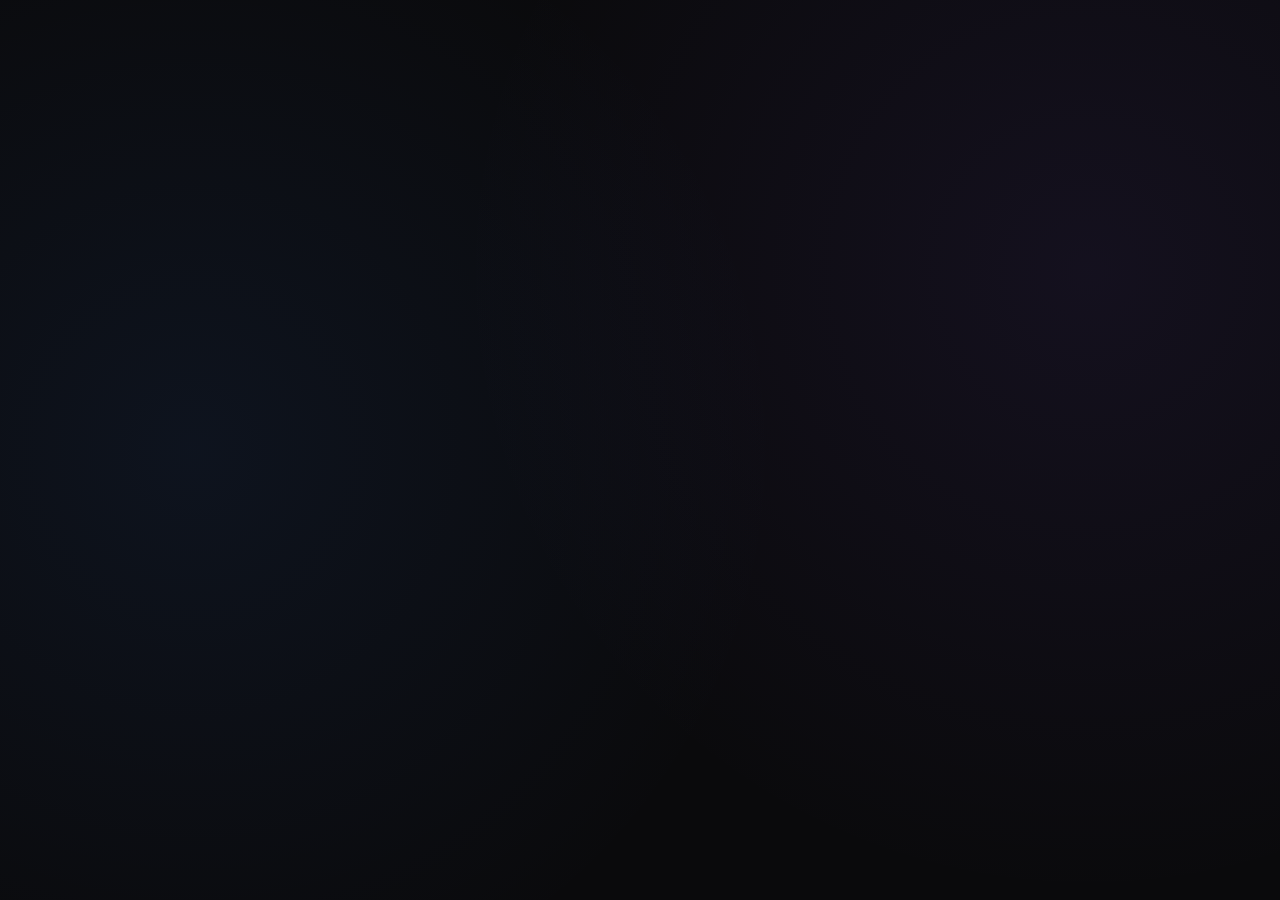
<file: index.html>
<!DOCTYPE html>
<html lang="en">

<head>
    <meta charset="UTF-8">
    <meta name="viewport" content="width=device-width, initial-scale=1.0">
    <title>MarQee</title>
    <link rel="stylesheet" href="style.css">
</head>

<body>

    <main class="mq-app-container">
        <!-- Settings Header -->
        <div class="mq-modal-header">
            <div class="mq-header-logo">
                <img src="icons/icon32.png" alt="MarQee Logo" class="mq-header-icon">
                <h2><span class="mq-brand-name">MarQee</span> <span class="mq-settings-text">Settings</span></h2>
            </div>
            <div class="mq-header-toggle" style="display: flex; align-items: center; gap: 0.75rem;">
                <span style="font-size: 0.95rem; font-weight: 600;">Show News Bar</span>
                <label class="mq-toggle-switch" aria-label="Show News Bar">
                    <input type="checkbox" id="mq-ticker-bar-toggle">
                    <span class="mq-toggle-slider"></span>
                </label>
            </div>
        </div>

        <div id="mq-rss-quick-add" class="mq-rss-quick-add" style="display: none;">
            <svg xmlns="http://www.w3.org/2000/svg" width="16" height="16" viewBox="0 0 24 24" fill="none" stroke="currentColor" stroke-width="2.5" stroke-linecap="round" stroke-linejoin="round" class="mq-rss-quick-add-icon"><path d="M4 11a9 9 0 0 1 9 9"></path><path d="M4 4a16 16 0 0 1 16 16"></path><circle cx="5" cy="19" r="1"></circle></svg>
            <span id="mq-rss-quick-add-label" class="mq-rss-quick-add-label"></span>
            <button id="mq-rss-quick-add-btn" class="mq-primary-btn mini">+ Add Feed</button>
        </div>

        <div class="mq-settings-layout">
            <div class="mq-tabs-nav vertical">
                <button class="mq-tab-btn active" data-tab="tab-scroll">
                    <svg xmlns="http://www.w3.org/2000/svg" width="18" height="18" viewBox="0 0 24 24" fill="none" stroke="currentColor" stroke-width="2" stroke-linecap="round" stroke-linejoin="round"><rect x="5" y="2" width="14" height="20" rx="2" ry="2"></rect><line x1="12" y1="18" x2="12" y2="18"></line></svg>
                    General
                </button>
                <button class="mq-tab-btn" data-tab="tab-feed">
                    <svg xmlns="http://www.w3.org/2000/svg" width="18" height="18" viewBox="0 0 24 24" fill="none" stroke="currentColor" stroke-width="2" stroke-linecap="round" stroke-linejoin="round"><path d="M4 11a9 9 0 0 1 9 9"></path><path d="M4 4a16 16 0 0 1 16 16"></path><circle cx="5" cy="19" r="1"></circle></svg>
                    Feeds
                </button>
                <button class="mq-tab-btn" data-tab="tab-article">
                    <svg xmlns="http://www.w3.org/2000/svg" width="18" height="18" viewBox="0 0 24 24" fill="none" stroke="currentColor" stroke-width="2" stroke-linecap="round" stroke-linejoin="round"><path d="M14 2H6a2 2 0 0 0-2 2v16a2 2 0 0 0 2 2h12a2 2 0 0 0 2-2V8z"></path><polyline points="14 2 14 8 20 8"></polyline><line x1="16" y1="13" x2="8" y2="13"></line><line x1="16" y1="17" x2="8" y2="17"></line><polyline points="10 9 9 9 8 9"></polyline></svg>
                    Articles
                </button>
                <button class="mq-tab-btn" data-tab="tab-style">
                    <svg xmlns="http://www.w3.org/2000/svg" width="18" height="18" viewBox="0 0 24 24" fill="none" stroke="currentColor" stroke-width="2" stroke-linecap="round" stroke-linejoin="round"><path d="M12 2.69l5.66 5.66a8 8 0 1 1-11.31 0z"></path></svg>
                    Appearance
                </button>
                <button class="mq-tab-btn" data-tab="tab-backup">
                    <svg xmlns="http://www.w3.org/2000/svg" width="18" height="18" viewBox="0 0 24 24" fill="none" stroke="currentColor" stroke-width="2" stroke-linecap="round" stroke-linejoin="round"><path d="M21 15v4a2 2 0 0 1-2 2H5a2 2 0 0 1-2-2v-4"></path><polyline points="7 10 12 15 17 10"></polyline><line x1="12" y1="15" x2="12" y2="3"></line></svg>
                    Backup
                </button>
            </div>

            <div class="mq-modal-body">
            <!-- Tab 1: General Settings (formerly Scroll) -->
            <div class="mq-tab-pane active" id="tab-scroll">
                <div class="mq-settings-section">
                    <h3>General Settings</h3>
                    <!-- Ticker Bar Position -->
                    <div class="mq-setting-row">
                        <div class="mq-setting-label">
                            <span class="mq-setting-title">Position</span>
                            <span class="mq-setting-desc">Display at the top or bottom</span>
                        </div>
                        <div class="mq-position-toggle" id="mq-ticker-pos-options">
                            <button class="mq-pos-btn active" data-pos="top">Top</button>
                            <button class="mq-pos-btn" data-pos="bottom">Bottom</button>
                        </div>
                    </div>

                    <!-- Shift Fixed Elements -->
                    <div class="mq-setting-row" id="mq-shift-fixed-row">
                        <div class="mq-setting-label">
                            <span class="mq-setting-title">Shift Fixed Elements</span>
                            <span class="mq-setting-desc" style="color: #f59e0b;">(Experimental) Push down sticky sites</span>
                        </div>
                        <label class="mq-toggle-switch" aria-label="Shift Fixed Elements">
                            <input type="checkbox" id="mq-shift-fixed-toggle">
                            <span class="mq-toggle-slider"></span>
                        </label>
                    </div>

                    <!-- Hover Pause Toggle -->
                    <div class="mq-setting-row">
                        <div class="mq-setting-label">
                            <span class="mq-setting-title">Pause on Hover</span>
                            <span class="mq-setting-desc">Stop scrolling when cursor is over news</span>
                        </div>
                        <label class="mq-toggle-switch" aria-label="Pause on Hover">
                            <input type="checkbox" id="mq-hover-pause-toggle">
                            <span class="mq-toggle-slider"></span>
                        </label>
                    </div>

                    <!-- Scroll Mode Selection -->
                    <div class="mq-setting-row">
                        <div class="mq-setting-label">
                            <span class="mq-setting-title">Scroll Mode</span>
                            <span class="mq-setting-desc">Choose how news items appear</span>
                        </div>
                        <select id="mq-scroll-mode-select" class="mq-custom-select">
                            <option value="horizontal">Horizontal Scroll</option>
                            <option value="horizontal-push">Horizontal Push</option>
                            <option value="vertical-push">Vertical Push</option>
                        </select>
                    </div>

                    <!-- Speed Control (Horizontal) -->
                    <div class="mq-setting-row" id="mq-speed-control-row">
                        <div class="mq-setting-label">
                            <span class="mq-setting-title">Scroll Speed</span>
                            <span class="mq-setting-desc">Adjust how fast the news flows</span>
                        </div>
                        <div class="mq-speed-control" title="Adjust scroll speed">
                            <input type="range" id="mq-speed-slider" min="0.5" max="3.0" step="0.1" value="1.0"
                                aria-label="Speed adjustment">
                            <span id="mq-speed-value" class="mq-speed-val">1.0x</span>
                        </div>
                    </div>

                    <!-- Pause Duration (Vertical) -->
                    <div class="mq-setting-row" id="mq-pause-duration-row" style="display: none;">
                        <div class="mq-setting-label">
                            <span class="mq-setting-title">Pause Duration</span>
                            <span class="mq-setting-desc">Time to stay on each article (s)</span>
                        </div>
                        <div class="mq-speed-control">
                            <input type="range" id="mq-pause-slider" min="1" max="10" step="1" value="3"
                                aria-label="Pause duration adjustment">
                            <span id="mq-pause-value" class="mq-speed-val">3s</span>
                        </div>
                    </div>
                </div>

                <!-- Domain Filter -->
                <div class="mq-settings-section">
                    <h3>Domain Filter</h3>
                    <div class="mq-setting-row">
                        <div class="mq-setting-label">
                            <span class="mq-setting-title">Filter Mode</span>
                            <span class="mq-setting-desc">Choose how the domain list is applied</span>
                        </div>
                        <div class="mq-position-toggle" id="mq-domain-filter-mode-options">
                            <button class="mq-pos-btn active" data-mode="exclude">Exclude</button>
                            <button class="mq-pos-btn" data-mode="include">Include Only</button>
                        </div>
                    </div>
                    <div class="mq-setting-row" style="flex-direction: column; align-items: flex-start; gap: 0.75rem;">
                        <div id="mq-domain-filter-desc" class="mq-setting-desc" style="margin-bottom: 0.25rem;">
                            The ticker will be disabled on these domains (one per line).
                        </div>
                        <textarea id="mq-excluded-domains-textarea" class="mq-custom-textarea" rows="4" placeholder="x.com&#10;youtube.com" style="width: 100%; box-sizing: border-box;"></textarea>
                        <div style="width: 100%; display: flex; justify-content: flex-end; gap: 0.5rem; margin-top: 0.5rem;">
                            <button id="mq-add-current-domain-btn" class="mq-secondary-btn mini">Add Current Domain</button>
                            <button id="mq-save-domains-btn" class="mq-primary-btn mini">Save Domain List</button>
                        </div>
                    </div>
                </div>
            </div>

            <!-- Tab 2: Feed Management -->
            <div class="mq-tab-pane" id="tab-feed">
                <!-- RSS Fetch Interval Control -->
                <div class="mq-settings-section">
                    <h3>Update Settings</h3>
                    <div class="mq-setting-row">
                        <div class="mq-setting-label">
                            <span class="mq-setting-title">Update Interval</span>
                            <span class="mq-setting-desc">How often to check for news (minutes)</span>
                        </div>
                        <div class="mq-speed-control" title="Adjust update interval">
                            <input type="range" id="mq-interval-slider" min="1" max="60" step="1" value="15"
                                aria-label="Interval adjustment">
                            <span id="mq-interval-value" class="mq-speed-val">15m</span>
                        </div>
                    </div>
                    <div class="mq-setting-row">
                        <div class="mq-setting-label">
                            <span class="mq-setting-title">Show Loading Indicator</span>
                            <span class="mq-setting-desc">Display "Loading news..." while fetching</span>
                        </div>
                        <label class="mq-toggle-switch" aria-label="Show Loading Indicator">
                            <input type="checkbox" id="mq-show-loading-toggle">
                            <span class="mq-toggle-slider"></span>
                        </label>
                    </div>
                </div>

                <div class="mq-settings-section mq-feed-form-container">
                    <h3 id="mq-form-title">Add Feed</h3>
                    <div class="mq-form-group">
                        <label for="mq-new-genre-name">Source Name</label>
                        <input type="text" id="mq-new-genre-name" placeholder="e.g., World News">
                    </div>
                    <div class="mq-form-group">
                        <label for="mq-new-feed-url">RSS URL</label>
                        <input type="url" id="mq-new-feed-url" placeholder="https://example.com/rss.xml">
                    </div>
                    <div class="mq-form-actions">
                        <button id="mq-add-feed-btn" class="mq-primary-btn">Add</button>
                        <button id="mq-use-current-tab-btn" class="mq-secondary-btn" type="button" title="Import URL from current tab if it's an RSS feed">Current Tab</button>
                        <button id="mq-cancel-edit-btn" class="mq-secondary-btn" style="display: none;">Cancel</button>
                    </div>
                </div>

                <div class="mq-settings-section mq-feed-list-container">
                    <h3>Registered Feeds</h3>
                    <ul class="mq-feed-list" id="mq-feed-list">
                        <!-- Feed items will be injected here -->
                    </ul>
                </div>

            </div>

            <!-- Tab 2: Article Processing -->
            <div class="mq-tab-pane" id="tab-article">
                <div class="mq-settings-section">
                    <h3>Article Settings</h3>

                    <!-- Article Age Filter Toggle -->
                    <div class="mq-setting-row">
                        <div class="mq-setting-label">
                            <span class="mq-setting-title">Show Recent Only</span>
                            <span class="mq-setting-desc">Only show articles within a time window</span>
                        </div>
                        <label class="mq-toggle-switch" aria-label="Show Recent Only">
                            <input type="checkbox" id="mq-article-age-filter-toggle">
                            <span class="mq-toggle-slider"></span>
                        </label>
                    </div>

                    <!-- Article Age Hours Slider -->
                    <div class="mq-setting-row" id="mq-article-age-row" style="display: none;">
                        <div class="mq-setting-label">
                            <span class="mq-setting-title">Time Window</span>
                            <span class="mq-setting-desc">Show articles from the last X hours</span>
                        </div>
                        <div class="mq-speed-control">
                            <input type="range" id="mq-article-age-slider" min="1" max="72" step="1" value="12"
                                aria-label="Article age filter hours">
                            <span id="mq-article-age-value" class="mq-speed-val">12h</span>
                        </div>
                    </div>

                    <!-- Article Sort Order -->
                    <div class="mq-setting-row">
                        <div class="mq-setting-label">
                            <span class="mq-setting-title">Sort Order</span>
                            <span class="mq-setting-desc">Order in which articles are shown</span>
                        </div>
                        <select id="mq-article-sort-select" class="mq-custom-select">
                            <option value="chrono">Newest First</option>
                            <option value="random">Random</option>
                        </select>
                    </div>

                    <!-- Blink New Articles Toggle -->
                    <div class="mq-setting-row">
                        <div class="mq-setting-label">
                            <span class="mq-setting-title">Blink New Articles</span>
                            <span class="mq-setting-desc">Highlight news from the last hour</span>
                        </div>
                        <label class="mq-toggle-switch" aria-label="Blink New Articles">
                            <input type="checkbox" id="mq-blink-new-toggle">
                            <span class="mq-toggle-slider"></span>
                        </label>
                    </div>

                    <!-- Article Grouping -->
                    <div class="mq-setting-row">
                        <div class="mq-setting-label">
                            <span class="mq-setting-title">Display Mode</span>
                            <span class="mq-setting-desc">Group by source or mix them all</span>
                        </div>
                        <select id="mq-article-group-select" class="mq-custom-select">
                            <option value="grouped">Group by Source</option>
                            <option value="mixed" selected>Mixed</option>
                        </select>
                    </div>
                </div>
            </div>

            <!-- Tab 3: Visual Style -->
            <div class="mq-tab-pane" id="tab-style">
                <div class="mq-settings-section">
                    <h3>Style Customization</h3>

                    <!-- Color Scheme Selection -->
                    <div class="mq-setting-row">
                        <div class="mq-setting-label">
                            <span class="mq-setting-title">Color Scheme</span>
                            <span class="mq-setting-desc">Change the news bar colors</span>
                        </div>
                        <select id="mq-color-scheme-select" class="mq-custom-select">
                            <option value="system">System (Default)</option>
                            <option value="light">Light</option>
                            <option value="dark">Dark</option>
                            <option value="neon-blue">Neon Blue</option>
                            <option value="amber">Amber (Retro)</option>
                            <option value="tricolor">Tricolor LED</option>
                            <option value="emerald">Emerald</option>
                             <option value="monochrome">Monochrome</option>
                        </select>
                    </div>

                    <!-- Custom Scheme Colors (Nested) -->
                    <div id="mq-custom-colors-container" class="mq-sub-settings-container">
                        <!-- Light Mode Color Picker -->
                        <div id="mq-group-light-color" class="mq-setting-row mq-sub-row">
                            <div class="mq-setting-label">
                                <span class="mq-setting-title">Light Mode Text</span>
                            </div>
                            <div class="mq-color-picker-group">
                                <input type="color" id="mq-color-light-picker" value="#2563eb">
                                <button id="mq-reset-light-color" class="mq-reset-btn" title="Reset to default">
                                    <svg xmlns="http://www.w3.org/2000/svg" width="14" height="14" viewBox="0 0 24 24" fill="none" stroke="currentColor" stroke-width="2" stroke-linecap="round" stroke-linejoin="round"><path d="M3 12a9 9 0 0 1 9-9 9.75 9.75 0 0 1 6.74 2.74L21 8"></path><path d="M21 3v5h-5"></path><path d="M21 12a9 9 0 0 1-9 9 9.75 9.75 0 0 1-6.74-2.74L3 16"></path><path d="M8 16H3v5"></path></svg>
                                </button>
                            </div>
                        </div>

                        <!-- Dark Mode Color Picker -->
                        <div id="mq-group-dark-color" class="mq-setting-row mq-sub-row">
                            <div class="mq-setting-label">
                                <span class="mq-setting-title">Dark Mode Text</span>
                            </div>
                            <div class="mq-color-picker-group">
                                <input type="color" id="mq-color-dark-picker" value="#3b82f6">
                                <button id="mq-reset-dark-color" class="mq-reset-btn" title="Reset to default">
                                    <svg xmlns="http://www.w3.org/2000/svg" width="14" height="14" viewBox="0 0 24 24" fill="none" stroke="currentColor" stroke-width="2" stroke-linecap="round" stroke-linejoin="round"><path d="M3 12a9 9 0 0 1 9-9 9.75 9.75 0 0 1 6.74 2.74L21 8"></path><path d="M21 3v5h-5"></path><path d="M21 12a9 9 0 0 1-9 9 9.75 9.75 0 0 1-6.74-2.74L3 16"></path><path d="M8 16H3v5"></path></svg>
                                </button>
                            </div>
                        </div>

                        <!-- Tricolor LED Customization -->
                        <div id="mq-group-tricolor-color">
                            <div class="mq-setting-row mq-sub-row">
                                <div class="mq-setting-label">
                                    <span class="mq-setting-title">Article Title</span>
                                </div>
                                <select id="mq-tricolor-link-select" class="mq-custom-select mini">
                                    <option value="#ffb000">Orange</option>
                                    <option value="#00ff41">Green</option>
                                    <option value="#ff4d4d">Red</option>
                                </select>
                            </div>
                            <div class="mq-setting-row mq-sub-row">
                                <div class="mq-setting-label">
                                    <span class="mq-setting-title">Timestamp</span>
                                </div>
                                <select id="mq-tricolor-time-select" class="mq-custom-select mini">
                                    <option value="#ffb000">Orange</option>
                                    <option value="#00ff41">Green</option>
                                    <option value="#ff4d4d">Red</option>
                                </select>
                            </div>
                            <div class="mq-setting-row mq-sub-row">
                                <div class="mq-setting-label">
                                    <span class="mq-setting-title">Source Name</span>
                                </div>
                                <select id="mq-tricolor-source-select" class="mq-custom-select mini">
                                    <option value="#ffb000">Orange</option>
                                    <option value="#00ff41">Green</option>
                                    <option value="#ff4d4d">Red</option>
                                </select>
                            </div>
                            <div class="mq-setting-row mq-sub-row" style="justify-content: flex-end; padding-top: 0.5rem; padding-bottom: 0.5rem;">
                                <button id="mq-reset-tricolor-colors" class="mq-secondary-btn mini">Reset Tricolor Defaults</button>
                            </div>
                        </div>
                    </div>


                    <!-- Font Weight Selection -->
                    <div class="mq-setting-row">
                        <div class="mq-setting-label">
                            <span class="mq-setting-title">Font Weight</span>
                            <span class="mq-setting-desc">Adjust the thickness of the text</span>
                        </div>
                        <select id="mq-font-weight-select" class="mq-custom-select">
                            <option value="light">Light</option>
                            <option value="normal" selected>Normal</option>
                            <option value="bold">Bold</option>
                        </select>
                    </div>

                    <!-- Font Size Control -->
                    <div class="mq-setting-row">
                        <div class="mq-setting-label">
                            <span class="mq-setting-title">Font Size</span>
                            <span class="mq-setting-desc">Adjust the size of the ticker text</span>
                        </div>
                        <div class="mq-speed-control">
                            <input type="range" id="mq-font-size-slider" min="10" max="24" step="1" value="14"
                                aria-label="Font size adjustment">
                            <span id="mq-font-size-value" class="mq-speed-val">14px</span>
                        </div>
                    </div>

                    <!-- Visual Effect Selection (Segmented Control) -->
                    <div class="mq-setting-row" id="mq-visual-effect-row">
                        <div class="mq-setting-label">
                            <span class="mq-setting-title">Visual Effect</span>
                            <span class="mq-setting-desc">Choose a premium overlay effect</span>
                        </div>
                        <div class="mq-position-toggle" id="mq-visual-effect-options">
                            <button class="mq-pos-btn active" data-effect="none">None</button>
                            <button class="mq-pos-btn" data-effect="glass">Glass</button>
                            <button class="mq-pos-btn" data-effect="led">LED</button>
                        </div>
                    </div>

                    <!-- Glass Blur Intensity -->
                    <div class="mq-setting-row" id="mq-glass-blur-row" style="display:none;">
                        <div class="mq-setting-label">
                            <span class="mq-setting-title">Blur Intensity</span>
                            <span class="mq-setting-desc">Adjust the background blur strength</span>
                        </div>
                        <div class="mq-speed-control">
                            <input type="range" id="mq-glass-blur-slider" min="0" max="20" step="1" value="12">
                            <span id="mq-glass-blur-value" class="mq-speed-val">12px</span>
                        </div>
                    </div>

                    <!-- Glass Brightness -->
                    <div class="mq-setting-row" id="mq-glass-brightness-row" style="display:none;">
                        <div class="mq-setting-label">
                            <span class="mq-setting-title">Brightness</span>
                            <span class="mq-setting-desc">Adjust glass overlay brightness</span>
                        </div>
                        <div class="mq-speed-control">
                            <input type="range" id="mq-glass-brightness-slider" min="0.2" max="2.0" step="0.1" value="1.0">
                            <span id="mq-glass-brightness-value" class="mq-speed-val">1.0</span>
                        </div>
                    </div>

                    <!-- LED Blend Mode -->
                    <div class="mq-setting-row" id="mq-led-blend-mode-row">
                        <div class="mq-setting-label">
                            <span class="mq-setting-title">Blend Mode</span>
                            <span class="mq-setting-desc">How the LED grid combines with text</span>
                        </div>
                        <select id="mq-led-blend-mode-select" class="mq-custom-select">
                            <option value="screen">Screen</option>
                            <option value="overlay" selected>Overlay</option>
                            <option value="lighten">Lighten</option>
                            <option value="color-dodge">Color Dodge</option>
                            <option value="soft-light">Soft Light</option>
                            <option value="difference">Difference</option>
                        </select>
                    </div>

                    <!-- LED Grid Opacity -->
                    <div class="mq-setting-row" id="mq-led-opacity-row">
                        <div class="mq-setting-label">
                            <span class="mq-setting-title">Grid Opacity</span>
                            <span class="mq-setting-desc">Adjust the visibility of the LED grid</span>
                        </div>
                        <div class="mq-speed-control">
                            <input type="range" id="mq-led-opacity-slider" min="0" max="1" step="0.1" value="0.6"
                                aria-label="Grid opacity adjustment">
                            <span id="mq-led-opacity-value" class="mq-speed-val">0.6</span>
                        </div>
                    </div>


                </div>
            </div>

            <!-- Tab 5: Backup & Restore -->
            <div class="mq-tab-pane" id="tab-backup">
                <div class="mq-settings-section">
                    <h3>Backup &amp; Restore</h3>
                    <div class="mq-setting-row">
                        <div class="mq-setting-label">
                            <span class="mq-setting-title">Export</span>
                            <span class="mq-setting-desc">Feeds and settings to a JSON file</span>
                        </div>
                        <button id="mq-export-btn" class="mq-secondary-btn mini">
                            <svg xmlns="http://www.w3.org/2000/svg" width="13" height="13" viewBox="0 0 24 24" fill="none" stroke="currentColor" stroke-width="2.5" stroke-linecap="round" stroke-linejoin="round" style="vertical-align:-2px;margin-right:4px;"><path d="M21 15v4a2 2 0 0 1-2 2H5a2 2 0 0 1-2-2v-4"></path><polyline points="7 10 12 15 17 10"></polyline><line x1="12" y1="15" x2="12" y2="3"></line></svg>Export
                        </button>
                    </div>
                    <div class="mq-setting-row">
                        <div class="mq-setting-label">
                            <span class="mq-setting-title">Import</span>
                            <span class="mq-setting-desc">Restore from a previously exported file</span>
                        </div>
                        <button id="mq-import-btn" class="mq-secondary-btn mini">
                            <svg xmlns="http://www.w3.org/2000/svg" width="13" height="13" viewBox="0 0 24 24" fill="none" stroke="currentColor" stroke-width="2.5" stroke-linecap="round" stroke-linejoin="round" style="vertical-align:-2px;margin-right:4px;"><path d="M21 15v4a2 2 0 0 1-2 2H5a2 2 0 0 1-2-2v-4"></path><polyline points="7 10 12 15 17 10" transform="rotate(180,12,9)"></polyline><line x1="12" y1="3" x2="12" y2="15"></line></svg>Import
                        </button>
                        <input type="file" id="mq-import-file-input" accept=".json" style="display:none;">
                    </div>
                </div>
            </div>

        </div>
    </main>


    <!-- Import Backup Dialog -->
    <dialog id="mq-import-dialog" class="mq-dialog">
        <div class="mq-dialog-inner">
            <div class="mq-dialog-header">
                <h3>Import Backup</h3>
            </div>
            <div class="mq-dialog-meta" id="mq-import-meta">Loading…</div>
            <div class="mq-import-mode-options">
                <label class="mq-import-mode-option">
                    <input type="radio" name="mq-import-mode" value="feeds" checked>
                    <div class="mq-import-mode-content">
                        <span class="mq-import-mode-title">Feeds Only</span>
                        <span class="mq-import-mode-desc">Restore the feed list only. Current appearance and general settings remain unchanged.</span>
                    </div>
                </label>
                <label class="mq-import-mode-option">
                    <input type="radio" name="mq-import-mode" value="settings">
                    <div class="mq-import-mode-content">
                        <span class="mq-import-mode-title">Settings Only</span>
                        <span class="mq-import-mode-desc">Restore appearance and general settings only. Current feed list remains unchanged.</span>
                    </div>
                </label>
                <label class="mq-import-mode-option">
                    <input type="radio" name="mq-import-mode" value="full">
                    <div class="mq-import-mode-content">
                        <span class="mq-import-mode-title">Full Restore</span>
                        <span class="mq-import-mode-desc">Restore feeds and all appearance / general settings. Current settings will be overwritten.</span>
                    </div>
                </label>
            </div>
            <div class="mq-dialog-footer">
                <button id="mq-import-cancel-btn" class="mq-secondary-btn mini">Cancel</button>
                <button id="mq-import-confirm-btn" class="mq-primary-btn mini">Import</button>
            </div>
        </div>
    </dialog>

    <script src="defaults.js"></script>
    <script src="script.js"></script>
</body>

</html>
</file>
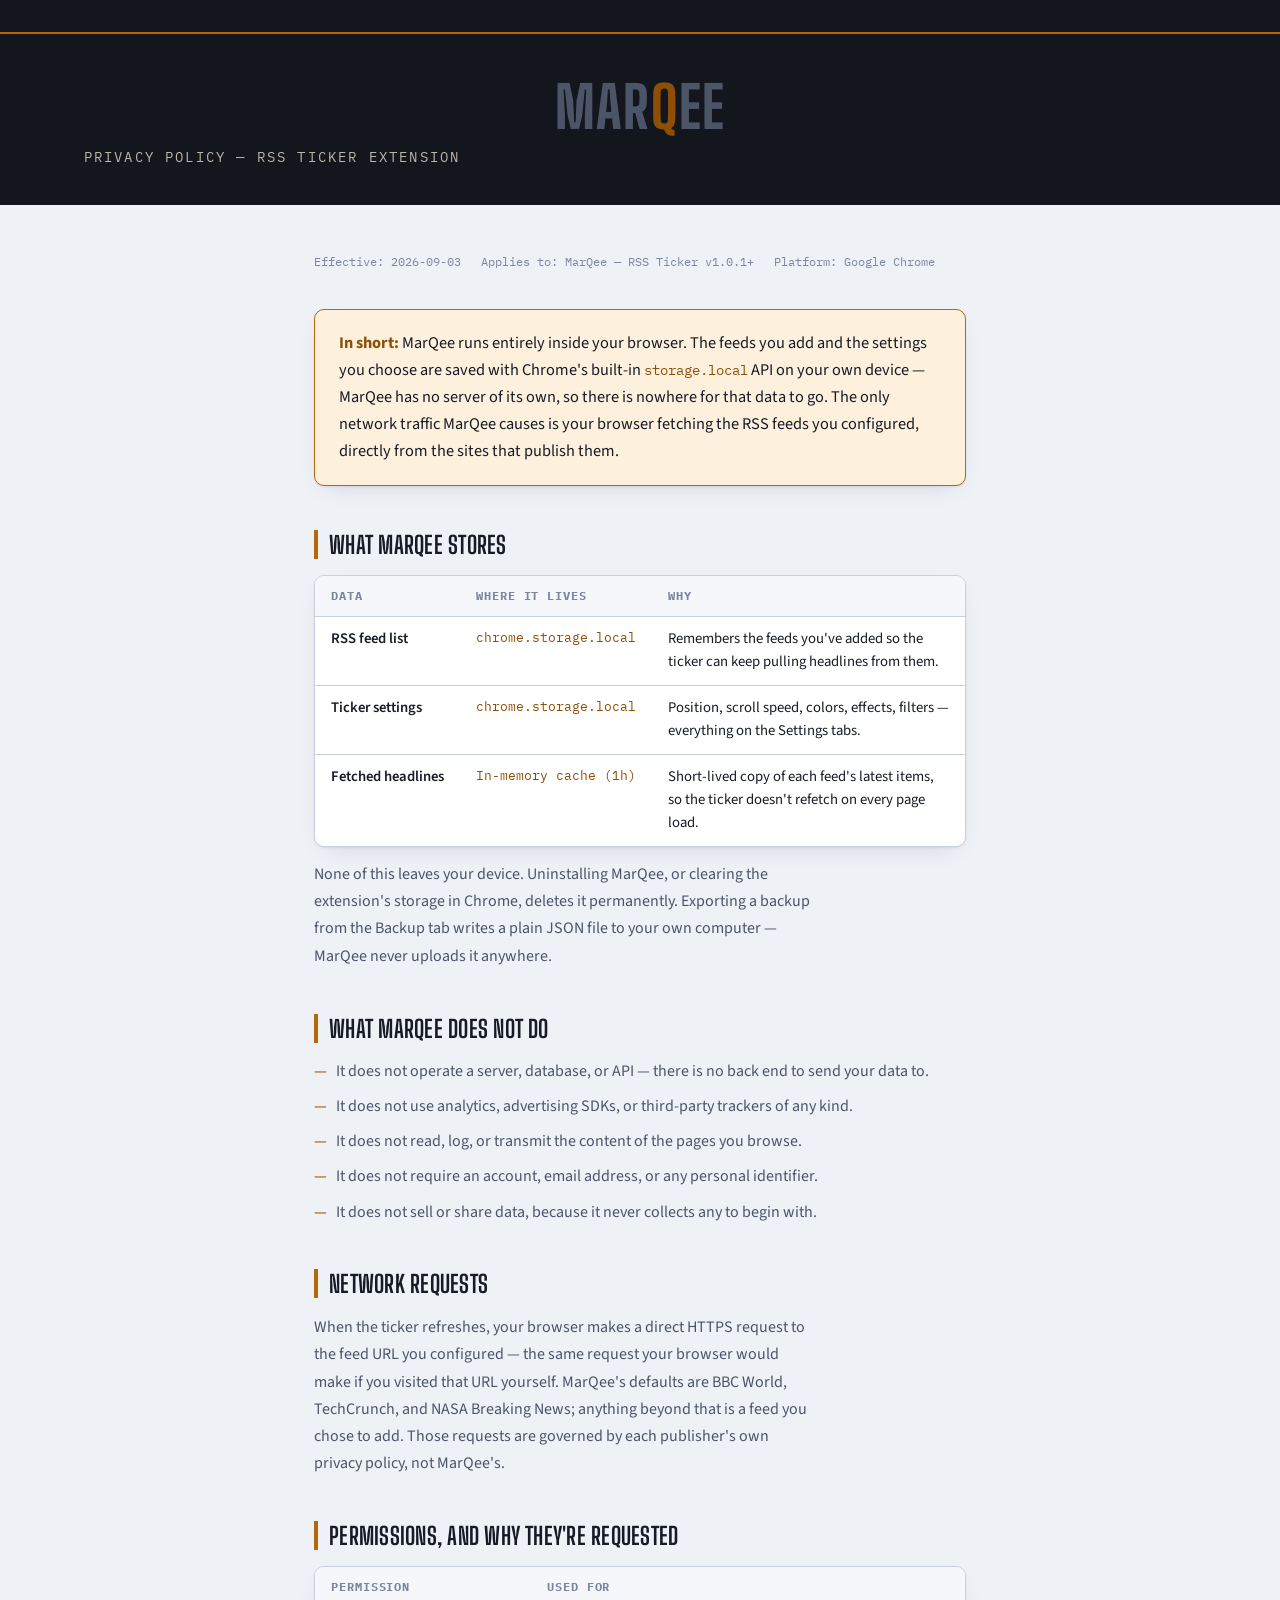
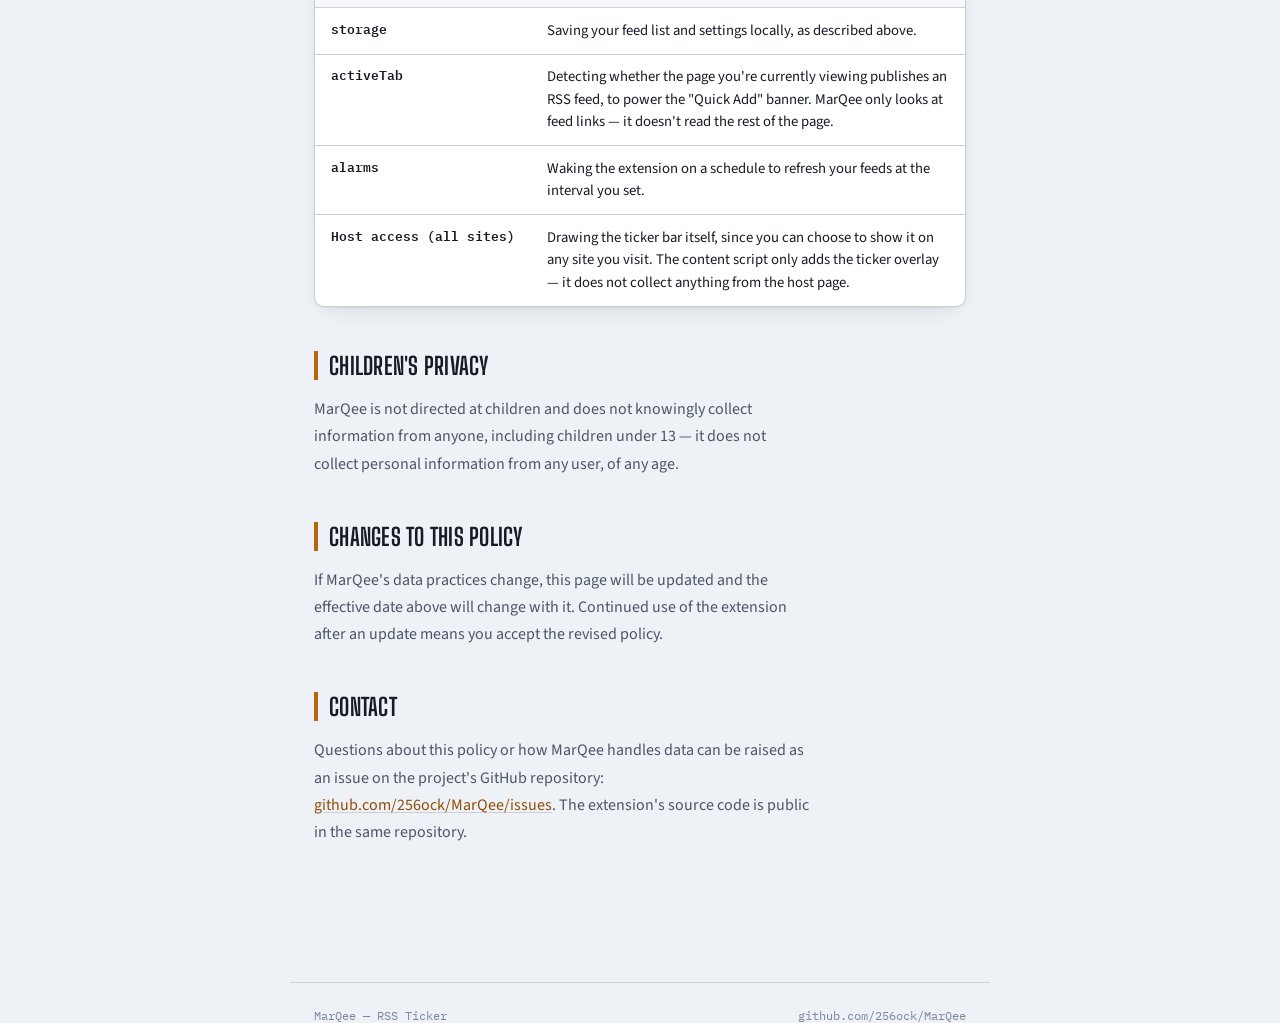
<file: docs/index.html>
<!doctype html>
<html lang="en">
<head>
<meta charset="UTF-8">
<meta name="viewport" content="width=device-width, initial-scale=1.0">
<title>MarQee Privacy Policy</title>
<link rel="preconnect" href="https://fonts.googleapis.com">
<link rel="preconnect" href="https://fonts.gstatic.com" crossorigin>
<link href="https://fonts.googleapis.com/css2?family=Big+Shoulders+Display:wght@600;800&family=Source+Sans+3:wght@400;500;600;700&family=IBM+Plex+Mono:wght@400;500&display=swap" rel="stylesheet">
<style>
  :root {
    --paper: #eef1f6;
    --paper-raised: #ffffff;
    --ink: #161b26;
    --ink-soft: #4c5568;
    --ink-faint: #7c86a0;
    --rule: #c9d0dd;
    --accent: #b8660a;
    --accent-strong: #8f4e06;
    --accent-wash: #fdf1de;
    --marquee-bg: #14161d;
    --marquee-ink: #f4ead9;
    --shadow: 0 1px 2px rgba(20, 24, 38, 0.06), 0 8px 24px -12px rgba(20, 24, 38, 0.18);
  }

  @media (prefers-color-scheme: dark) {
    :root:not([data-theme="light"]) {
      --paper: #12141c;
      --paper-raised: #1a1e29;
      --ink: #e9ecf5;
      --ink-soft: #aab2c6;
      --ink-faint: #78829c;
      --rule: #313749;
      --accent: #f2a13d;
      --accent-strong: #ffc069;
      --accent-wash: #2a2010;
      --marquee-bg: #0a0b10;
      --marquee-ink: #f2e4c8;
      --shadow: 0 1px 2px rgba(0, 0, 0, 0.3), 0 8px 28px -12px rgba(0, 0, 0, 0.6);
    }
  }

  :root[data-theme="dark"] {
    --paper: #12141c;
    --paper-raised: #1a1e29;
    --ink: #e9ecf5;
    --ink-soft: #aab2c6;
    --ink-faint: #78829c;
    --rule: #313749;
    --accent: #f2a13d;
    --accent-strong: #ffc069;
    --accent-wash: #2a2010;
    --marquee-bg: #0a0b10;
    --marquee-ink: #f2e4c8;
    --shadow: 0 1px 2px rgba(0, 0, 0, 0.3), 0 8px 28px -12px rgba(0, 0, 0, 0.6);
  }

  * { box-sizing: border-box; }

  html { background: var(--paper); }

  body {
    margin: 0;
    background: var(--paper);
    color: var(--ink);
    font-family: 'Source Sans 3', system-ui, -apple-system, sans-serif;
    -webkit-font-smoothing: antialiased;
  }

  /* Decorative ticker strip — the product's own device, used as texture */
  .mq-strip {
    background: var(--marquee-bg);
    color: var(--marquee-ink);
    overflow: hidden;
    white-space: nowrap;
    font-family: 'IBM Plex Mono', monospace;
    font-size: 0.78rem;
    letter-spacing: 0.03em;
    padding: 0.5rem 0;
    border-bottom: 2px solid var(--accent);
  }
  .mq-strip__track {
    display: inline-block;
    padding-left: 100%;
    animation: mq-scroll 26s linear infinite;
  }
  .mq-strip__track span { margin-right: 3.5rem; opacity: 0.85; }
  .mq-strip__track span b { color: var(--accent-strong); font-weight: 500; }
  @keyframes mq-scroll {
    from { transform: translateX(0); }
    to   { transform: translateX(-50%); }
  }
  @media (prefers-reduced-motion: reduce) {
    .mq-strip__track { animation: none; padding-left: 1.5rem; }
  }

  header.mq-masthead {
    background: var(--marquee-bg);
    color: var(--marquee-ink);
    padding: 2.75rem 1.5rem 2.25rem;
    text-align: center;
  }
  .mq-word {
    font-family: 'Big Shoulders Display', system-ui, sans-serif;
    font-weight: 800;
    font-size: clamp(2.4rem, 7vw, 3.6rem);
    letter-spacing: 0.02em;
    line-height: 1;
    margin: 0;
    text-transform: uppercase;
  }
  .mq-word em {
    font-style: normal;
    color: var(--accent-strong);
  }
  .mq-tagline {
    margin: 0.65rem 0 0;
    font-family: 'IBM Plex Mono', monospace;
    font-size: 0.85rem;
    letter-spacing: 0.16em;
    text-transform: uppercase;
    color: var(--marquee-ink);
    opacity: 0.75;
  }

  main {
    max-width: 700px;
    margin: 0 auto;
    padding: 3rem 1.5rem 5rem;
  }

  .mq-summary {
    background: var(--accent-wash);
    border: 1px solid var(--accent);
    border-radius: 10px;
    padding: 1.25rem 1.5rem;
    font-size: 1.02rem;
    line-height: 1.65;
    color: var(--ink);
    margin: 0 0 2.75rem;
    box-shadow: var(--shadow);
  }
  .mq-summary strong { color: var(--accent-strong); }

  .mq-meta {
    display: flex;
    flex-wrap: wrap;
    gap: 0.4rem 1.25rem;
    font-family: 'IBM Plex Mono', monospace;
    font-size: 0.78rem;
    color: var(--ink-faint);
    margin: 0 0 2.5rem;
  }

  section { margin-bottom: 2.75rem; }
  section:last-of-type { margin-bottom: 0; }

  h2 {
    font-family: 'Big Shoulders Display', system-ui, sans-serif;
    font-weight: 700;
    font-size: 1.5rem;
    letter-spacing: 0.01em;
    text-transform: uppercase;
    color: var(--ink);
    border-left: 4px solid var(--accent);
    padding-left: 0.7rem;
    margin: 0 0 1rem;
    text-wrap: balance;
  }

  p { line-height: 1.7; color: var(--ink-soft); margin: 0 0 0.9rem; max-width: 62ch; }
  p:last-child { margin-bottom: 0; }
  a { color: var(--accent-strong); text-decoration-color: var(--rule); text-underline-offset: 2px; }
  a:hover { text-decoration-color: currentColor; }
  a:focus-visible, button:focus-visible { outline: 2px solid var(--accent); outline-offset: 2px; }

  ul.mq-list {
    margin: 0;
    padding: 0;
    list-style: none;
    display: grid;
    gap: 0.6rem;
  }
  ul.mq-list li {
    position: relative;
    padding-left: 1.4rem;
    line-height: 1.6;
    color: var(--ink-soft);
  }
  ul.mq-list li::before {
    content: '—';
    position: absolute;
    left: 0;
    color: var(--accent);
    font-weight: 600;
  }

  .mq-table-wrap {
    overflow-x: auto;
    border: 1px solid var(--rule);
    border-radius: 10px;
    background: var(--paper-raised);
    box-shadow: var(--shadow);
  }
  table {
    width: 100%;
    border-collapse: collapse;
    font-size: 0.92rem;
    min-width: 480px;
  }
  th, td {
    text-align: left;
    padding: 0.7rem 1rem;
    border-bottom: 1px solid var(--rule);
    vertical-align: top;
    line-height: 1.55;
  }
  thead th {
    font-family: 'IBM Plex Mono', monospace;
    font-size: 0.72rem;
    letter-spacing: 0.08em;
    text-transform: uppercase;
    color: var(--ink-faint);
    background: color-mix(in srgb, var(--paper) 60%, var(--paper-raised));
  }
  tbody tr:last-child td { border-bottom: none; }
  td.mq-mono, code {
    font-family: 'IBM Plex Mono', monospace;
    font-size: 0.85em;
    color: var(--accent-strong);
  }
  td.mq-key { color: var(--ink); font-weight: 600; white-space: nowrap; }

  footer {
    max-width: 700px;
    margin: 3.5rem auto 0;
    padding: 1.5rem 1.5rem 0;
    border-top: 1px solid var(--rule);
    font-family: 'IBM Plex Mono', monospace;
    font-size: 0.78rem;
    color: var(--ink-faint);
    display: flex;
    flex-wrap: wrap;
    gap: 0.4rem 1.25rem;
    justify-content: space-between;
  }
</style>
</head>
<body>

<div class="mq-strip" aria-hidden="true">
  <div class="mq-strip__track">
    <span><b>NO ACCOUNTS</b> — nothing to sign in with</span>
    <span><b>NO ANALYTICS</b> — your usage is not measured</span>
    <span><b>NO SERVER</b> — MarQee has none to send data to</span>
    <span><b>LOCAL STORAGE ONLY</b> — settings stay on this device</span>
    <span><b>NO ACCOUNTS</b> — nothing to sign in with</span>
    <span><b>NO ANALYTICS</b> — your usage is not measured</span>
    <span><b>NO SERVER</b> — MarQee has none to send data to</span>
    <span><b>LOCAL STORAGE ONLY</b> — settings stay on this device</span>
  </div>
</div>

<header class="mq-masthead">
  <p class="mq-word">MAR<em>Q</em>EE</p>
  <p class="mq-tagline">Privacy Policy — RSS Ticker Extension</p>
</header>

<main>
  <div class="mq-meta">
    <span>Effective: 2026-09-03</span>
    <span>Applies to: MarQee — RSS Ticker v1.0.1+</span>
    <span>Platform: Google Chrome</span>
  </div>

  <div class="mq-summary">
    <strong>In short:</strong> MarQee runs entirely inside your browser. The feeds you add and the settings you choose
    are saved with Chrome's built-in <code>storage.local</code> API on your own device — MarQee has no server of its
    own, so there is nowhere for that data to go. The only network traffic MarQee causes is your browser fetching the
    RSS feeds you configured, directly from the sites that publish them.
  </div>

  <section>
    <h2>What MarQee stores</h2>
    <div class="mq-table-wrap">
      <table>
        <thead>
          <tr><th>Data</th><th>Where it lives</th><th>Why</th></tr>
        </thead>
        <tbody>
          <tr>
            <td class="mq-key">RSS feed list</td>
            <td class="mq-mono">chrome.storage.local</td>
            <td>Remembers the feeds you've added so the ticker can keep pulling headlines from them.</td>
          </tr>
          <tr>
            <td class="mq-key">Ticker settings</td>
            <td class="mq-mono">chrome.storage.local</td>
            <td>Position, scroll speed, colors, effects, filters — everything on the Settings tabs.</td>
          </tr>
          <tr>
            <td class="mq-key">Fetched headlines</td>
            <td class="mq-mono">In-memory cache (1h)</td>
            <td>Short-lived copy of each feed's latest items, so the ticker doesn't refetch on every page load.</td>
          </tr>
        </tbody>
      </table>
    </div>
    <p style="margin-top:0.9rem;">
      None of this leaves your device. Uninstalling MarQee, or clearing the extension's storage in Chrome, deletes it
      permanently. Exporting a backup from the Backup tab writes a plain JSON file to your own computer — MarQee never
      uploads it anywhere.
    </p>
  </section>

  <section>
    <h2>What MarQee does not do</h2>
    <ul class="mq-list">
      <li>It does not operate a server, database, or API — there is no back end to send your data to.</li>
      <li>It does not use analytics, advertising SDKs, or third-party trackers of any kind.</li>
      <li>It does not read, log, or transmit the content of the pages you browse.</li>
      <li>It does not require an account, email address, or any personal identifier.</li>
      <li>It does not sell or share data, because it never collects any to begin with.</li>
    </ul>
  </section>

  <section>
    <h2>Network requests</h2>
    <p>
      When the ticker refreshes, your browser makes a direct HTTPS request to the feed URL you configured — the same
      request your browser would make if you visited that URL yourself. MarQee's defaults are BBC World, TechCrunch,
      and NASA Breaking News; anything beyond that is a feed you chose to add. Those requests are governed by each
      publisher's own privacy policy, not MarQee's.
    </p>
  </section>

  <section>
    <h2>Permissions, and why they're requested</h2>
    <div class="mq-table-wrap">
      <table>
        <thead>
          <tr><th>Permission</th><th>Used for</th></tr>
        </thead>
        <tbody>
          <tr>
            <td class="mq-key mq-mono">storage</td>
            <td>Saving your feed list and settings locally, as described above.</td>
          </tr>
          <tr>
            <td class="mq-key mq-mono">activeTab</td>
            <td>Detecting whether the page you're currently viewing publishes an RSS feed, to power the "Quick Add" banner. MarQee only looks at feed links — it doesn't read the rest of the page.</td>
          </tr>
          <tr>
            <td class="mq-key mq-mono">alarms</td>
            <td>Waking the extension on a schedule to refresh your feeds at the interval you set.</td>
          </tr>
          <tr>
            <td class="mq-key mq-mono">Host access (all sites)</td>
            <td>Drawing the ticker bar itself, since you can choose to show it on any site you visit. The content script only adds the ticker overlay — it does not collect anything from the host page.</td>
          </tr>
        </tbody>
      </table>
    </div>
  </section>

  <section>
    <h2>Children's privacy</h2>
    <p>
      MarQee is not directed at children and does not knowingly collect information from anyone, including children
      under 13 — it does not collect personal information from any user, of any age.
    </p>
  </section>

  <section>
    <h2>Changes to this policy</h2>
    <p>
      If MarQee's data practices change, this page will be updated and the effective date above will change with it.
      Continued use of the extension after an update means you accept the revised policy.
    </p>
  </section>

  <section>
    <h2>Contact</h2>
    <p>
      Questions about this policy or how MarQee handles data can be raised as an issue on the project's GitHub
      repository: <a href="https://github.com/256ock/MarQee/issues" target="_blank" rel="noopener">github.com/256ock/MarQee/issues</a>.
      The extension's source code is public in the same repository.
    </p>
  </section>
</main>

<footer>
  <span>MarQee — RSS Ticker</span>
  <span>github.com/256ock/MarQee</span>
</footer>
</body>
</html>
</file>
<file: style.css>
:root {
    /* Color Palette - Default (Dark) */
    --mq-bg-primary: #0a0a0c;
    --mq-bg-secondary: #141417;
    --mq-bg-tertiary: #1f1f23;

    --mq-text-primary: #ffffff;
    --mq-text-secondary: #d1d1d6;
    /* Brightened from #a1a1aa */
    --mq-text-tertiary: #a1a1aa;
    /* Brightened from #71717a */

    --mq-accent-primary: #3b82f6;
    --mq-accent-glow: rgba(59, 130, 246, 0.4);
    --mq-live-red: #ef4444;
    --mq-danger: #ef4444;

    --mq-logo-gradient: linear-gradient(135deg, #fff 0%, #a1a1aa 100%);
    --mq-header-brand-color: #ffffff;
    --mq-header-icon-border: #ffffff;

    /* Element Borders / Glassmorphism */
    --mq-border-color: rgba(255, 255, 255, 0.08);
    --mq-glass-bg: rgba(20, 20, 23, 0.6);
    --mq-glass-border: rgba(255, 255, 255, 0.1);

    /* Shadow */
    --mq-box-shadow: 0 10px 40px rgba(0, 0, 0, 0.5);
    --mq-modal-shadow: 0 20px 50px rgba(0, 0, 0, 0.8);

    /* Background Gradients */
    --mq-bg-gradient-1: rgba(59, 130, 246, 0.08);
    --mq-bg-gradient-2: rgba(139, 92, 246, 0.08);

    /* Typography */
    --mq-font-sans: system-ui, -apple-system, BlinkMacSystemFont, "Segoe UI", sans-serif;

    /* Animation Timing */
    --mq-transition-speed: 0.3s;
}

[data-theme="light"] {
    --mq-bg-primary: #f0f4f8;
    --mq-bg-secondary: #ffffff;
    --mq-bg-tertiary: #e8edf3;

    --mq-text-primary: #1e293b;
    --mq-text-secondary: #475569;
    --mq-text-tertiary: #64748b;

    --mq-accent-primary: #2563eb;
    --mq-accent-glow: rgba(37, 99, 235, 0.18);

    --mq-logo-gradient: linear-gradient(135deg, #334155 0%, #64748b 100%);
    --mq-header-brand-color: #1e293b;
    --mq-header-icon-border: #cbd5e1;

    --mq-border-color: rgba(0, 0, 0, 0.10);
    --mq-glass-bg: rgba(255, 255, 255, 0.85);
    --mq-glass-border: rgba(0, 0, 0, 0.06);

    --mq-box-shadow: 0 4px 24px rgba(0, 0, 0, 0.06);
    --mq-modal-shadow: 0 12px 40px rgba(0, 0, 0, 0.10);

    --mq-bg-gradient-1: rgba(37, 99, 235, 0.04);
    --mq-bg-gradient-2: rgba(124, 58, 237, 0.04);
}

/* ==========================================================================
   Base Reset & Typography
   ========================================================================== */
*,
*::before,
*::after {
    box-sizing: border-box;
    margin: 0;
    padding: 0;
}

html {
    min-width: 650px;
    min-height: 500px;
}

body {
    background-color: var(--mq-bg-primary);
    color: var(--mq-text-primary);
    font-family: var(--mq-font-sans);
    line-height: 1.6;
    min-height: 100vh;
    display: flex;
    justify-content: center;
    align-items: flex-start;
    padding: 0;
    background-image:
        radial-gradient(circle at 15% 50%, var(--mq-bg-gradient-1) 0%, transparent 50%),
        radial-gradient(circle at 85% 30%, var(--mq-bg-gradient-2) 0%, transparent 50%);
    background-attachment: fixed;
    overflow-x: hidden;
    transition: background-color var(--mq-transition-speed), color var(--mq-transition-speed);
}

/* ==========================================================================
   Layout Container
   ========================================================================== */
.mq-app-container {
    width: 100%;
    max-width: 900px;
    padding: 1rem;
    display: flex;
    flex-direction: column;
    gap: 1rem;
    z-index: 1;
}

/* Settings App Header */
.mq-modal-header {
    display: flex;
    justify-content: space-between;
    align-items: center;
    padding: 0.75rem 0.5rem;
    margin-bottom: 0.5rem;
    height: 50px;
    /* Fixed height to prevent any layout shift */
    flex-shrink: 0;
}

.mq-header-logo {
    display: flex;
    align-items: center;
    gap: 0.75rem;
}

.mq-header-icon {
    width: 32px;
    height: 32px;
    object-fit: contain;
    border: 1px solid var(--mq-header-icon-border);
    border-radius: 8px;
    background: #fff;
    /* Ensure white background under border if icon is transparent */
}

.mq-modal-header h2 {
    font-size: 1.25rem;
    font-weight: 700;
    margin: 0;
    line-height: 1;
}

.mq-brand-name {
    color: var(--mq-header-brand-color);
}

.mq-settings-text {
    color: var(--mq-text-tertiary);
    font-weight: 500;
    margin-left: 0.25rem;
}

/* RSS Quick Add Banner */
.mq-rss-quick-add {
    display: flex;
    align-items: center;
    gap: 0.5rem;
    padding: 0.6rem 0.75rem;
    margin-bottom: 0.75rem;
    background: rgba(59, 130, 246, 0.1);
    border: 1px solid rgba(59, 130, 246, 0.3);
    border-radius: 8px;
    animation: mq-quick-add-in 0.2s ease;
}

@keyframes mq-quick-add-in {
    from {
        opacity: 0;
        transform: translateY(-4px);
    }

    to {
        opacity: 1;
        transform: translateY(0);
    }
}

.mq-rss-quick-add-icon {
    flex-shrink: 0;
    color: var(--mq-accent-primary);
}

.mq-rss-quick-add-label {
    flex: 1;
    font-size: 0.8rem;
    color: var(--mq-text-secondary);
    overflow: hidden;
    text-overflow: ellipsis;
    white-space: nowrap;
    min-width: 0;
}

/* ==========================================================================
   Vertical Tabs & Layout
   ========================================================================== */
.mq-settings-layout {
    display: flex;
    gap: 1rem;
    align-items: flex-start;
}

.mq-tabs-nav.vertical {
    display: flex;
    flex-direction: column;
    gap: 0.25rem;
    min-width: 140px;
    padding-right: 0.5rem;
}

.mq-tab-btn {
    display: flex;
    align-items: center;
    gap: 0.75rem;
    background: transparent;
    border: none;
    color: var(--mq-text-tertiary);
    font-family: var(--mq-font-sans);
    font-size: 0.95rem;
    font-weight: 500;
    padding: 0.5rem 0.75rem;
    border-radius: 8px;
    cursor: pointer;
    text-align: left;
    transition: all 0.2s;
}

.mq-tab-btn:hover {
    color: var(--mq-text-primary);
    background: rgba(255, 255, 255, 0.05);
}

[data-theme="light"] .mq-tab-btn:hover {
    background: rgba(0, 0, 0, 0.04);
}

.mq-tab-btn.active {
    color: #fff;
    background: var(--mq-accent-primary);
    border-radius: 8px;
}

/* Base Body Area */
.mq-modal-body {
    display: flex;
    flex-direction: column;
    flex: 1;
    /* Take remaining width */
    min-width: 0;
}

.mq-tab-pane {
    display: none;
}

.mq-tab-pane.active {
    display: block;
    animation: fadeIn 0.3s;
}

@keyframes fadeIn {
    from {
        opacity: 0;
        transform: translateY(5px);
    }

    to {
        opacity: 1;
        transform: translateY(0);
    }
}

/* ==========================================================================
   Settings Modal
   ========================================================================== */
/* ==========================================================================
   Speed Control Slider (Re-added for settings)
   ========================================================================== */
.mq-speed-control {
    display: flex;
    align-items: center;
    gap: 0.6rem;
    color: var(--mq-text-tertiary);
    transition: color 0.2s;
}

.mq-speed-control:hover {
    color: var(--mq-text-secondary);
}

.mq-speed-control input[type=range] {
    appearance: none;
    -webkit-appearance: none;
    width: 120px;
    background: transparent;
}

.mq-speed-control input[type=range]:focus {
    outline: none;
}

.mq-speed-control input[type=range]::-webkit-slider-runnable-track {
    width: 100%;
    height: 4px;
    cursor: pointer;
    background: var(--mq-border-color);
    border-radius: 2px;
}

.mq-speed-control input[type=range]::-webkit-slider-thumb {
    height: 16px;
    width: 16px;
    border-radius: 50%;
    background: var(--mq-accent-primary);
    cursor: pointer;
    -webkit-appearance: none;
    margin-top: -6px;
    box-shadow: 0 0 8px rgba(59, 130, 246, 0.4);
    transition: transform 0.1s;
}

.mq-speed-control input[type=range]:hover::-webkit-slider-thumb {
    transform: scale(1.2);
}

/* Firefox support */
.mq-speed-control input[type=range]::-moz-range-track {
    width: 100%;
    height: 4px;
    cursor: pointer;
    background: var(--mq-border-color);
    border-radius: 2px;
}

.mq-speed-control input[type=range]::-moz-range-thumb {
    height: 16px;
    width: 16px;
    border-radius: 50%;
    background: var(--mq-accent-primary);
    cursor: pointer;
    border: none;
}

.mq-speed-val {
    font-size: 0.85rem;
    font-weight: 700;
    font-family: var(--mq-font-sans);
    min-width: 36px;
    text-align: right;
}

/* ==========================================================================
   Setting Rows
   ========================================================================== */

.mq-setting-row {
    display: flex;
    align-items: center;
    justify-content: space-between;
    gap: 1rem;
    padding: 0.5rem 0.75rem;
    /* Indent the rows */
    border-bottom: 1px solid var(--mq-border-color);
    margin-bottom: 0;
    /* Make it compact */
}

.mq-setting-row:last-of-type {
    border-bottom: none;
}

.mq-settings-section {
    background: rgba(255, 255, 255, 0.02);
    border: 1px solid var(--mq-border-color);
    border-radius: 12px;
    margin-bottom: 1rem;
    overflow: hidden;
}

[data-theme="light"] .mq-settings-section {
    background: rgba(255, 255, 255, 0.65);
    box-shadow: 0 1px 6px rgba(0, 0, 0, 0.04);
}

.mq-settings-section h3 {
    font-size: 0.95rem;
    font-weight: 700;
    color: var(--mq-text-secondary);
    margin: 0;
    padding: 0.75rem 0.75rem 0.35rem 0.75rem;
    background: transparent;
}

.mq-setting-label {
    display: flex;
    flex-direction: column;
    gap: 0.2rem;
}

.mq-setting-title {
    font-size: 0.95rem;
    font-weight: 600;
    color: var(--mq-text-primary);
}

.mq-setting-desc {
    font-size: 0.78rem;
    color: var(--mq-text-tertiary);
}

/* Toggle Switch */
.mq-toggle-switch {
    position: relative;
    display: inline-block;
    width: 44px;
    height: 24px;
    flex-shrink: 0;
    cursor: pointer;
}

.mq-toggle-switch input {
    opacity: 0;
    width: 0;
    height: 0;
    position: absolute;
}

.mq-toggle-slider {
    position: absolute;
    inset: 0;
    background: var(--mq-bg-tertiary);
    border: 1px solid var(--mq-border-color);
    border-radius: 24px;
    transition: background 0.25s ease, border-color 0.25s ease;
}

.mq-toggle-slider::before {
    content: '';
    position: absolute;
    width: 16px;
    height: 16px;
    left: 3px;
    top: 50%;
    transform: translateY(-50%);
    background: var(--mq-text-tertiary);
    border-radius: 50%;
    transition: transform 0.25s ease, background 0.25s ease;
}

.mq-toggle-switch input:checked+.mq-toggle-slider {
    background: var(--mq-accent-primary);
    border-color: var(--mq-accent-primary);
}

.mq-toggle-switch input:checked+.mq-toggle-slider::before {
    transform: translateX(20px) translateY(-50%);
    background: #fff;
}

.mq-toggle-switch:focus-within .mq-toggle-slider {
    box-shadow: 0 0 0 2px var(--mq-accent-glow);
}

/* Position Toggle */
.mq-position-toggle {
    display: flex;
    background: var(--mq-bg-tertiary);
    padding: 3px;
    border-radius: 10px;
    border: 1px solid var(--mq-border-color);
}

.mq-pos-btn {
    flex: 1;
    padding: 0.4rem 0.8rem;
    border: none;
    background: transparent;
    color: var(--mq-text-tertiary);
    font-size: 0.85rem;
    font-weight: 600;
    font-family: var(--mq-font-sans);
    cursor: pointer;
    border-radius: 7px;
    transition: all 0.2s cubic-bezier(0.4, 0, 0.2, 1);
}

.mq-pos-btn.active {
    background: var(--mq-bg-secondary);
    color: var(--mq-accent-primary);
    box-shadow: 0 2px 8px rgba(0, 0, 0, 0.2);
}

[data-theme="light"] .mq-pos-btn.active {
    background: #fff;
    box-shadow: 0 2px 6px rgba(0, 0, 0, 0.06);
}

/* Forms */
.mq-form-group {
    display: flex;
    flex-direction: column;
    gap: 0.5rem;
    margin-bottom: 1.25rem;
    padding: 0 0.75rem;
    /* Match section padding */
}

.mq-form-group label {
    font-size: 0.9rem;
    font-weight: 600;
    color: var(--mq-text-secondary);
}

.mq-form-group input {
    background: var(--mq-bg-tertiary);
    border: 1px solid var(--mq-border-color);
    border-radius: 10px;
    padding: 0.75rem 1rem;
    color: var(--mq-text-primary);
    font-family: var(--mq-font-sans);
    font-size: 0.95rem;
    width: 100%;
    transition: all 0.2s;
}

[data-theme="light"] .mq-form-group input {
    background: #fff;
}

.mq-form-group input:focus {
    outline: none;
    border-color: var(--mq-accent-primary);
    box-shadow: 0 0 0 3px var(--mq-accent-glow);
}

.mq-primary-btn {
    background: var(--mq-accent-primary);
    color: #fff;
    border: none;
    border-radius: 10px;
    padding: 0.75rem 1.25rem;
    font-size: 0.95rem;
    font-weight: 600;
    font-family: var(--mq-font-sans);
    cursor: pointer;
    transition: all 0.2s;
    box-shadow: 0 4px 12px var(--mq-accent-glow);
}

.mq-primary-btn:hover {
    transform: translateY(-2px);
    box-shadow: 0 6px 16px var(--mq-accent-glow);
}

.mq-primary-btn:active {
    transform: translateY(0);
}

.mq-secondary-btn {
    background: transparent;
    color: var(--mq-text-secondary);
    border: 1px solid var(--mq-border-color);
    border-radius: 10px;
    padding: 0.75rem 1.25rem;
    font-size: 0.95rem;
    font-weight: 600;
    font-family: var(--mq-font-sans);
    cursor: pointer;
    transition: all 0.2s;
}

.mq-secondary-btn:hover {
    background: var(--mq-bg-tertiary);
    color: var(--mq-text-primary);
    border-color: var(--mq-text-tertiary);
}


.mq-form-actions {
    display: flex;
    justify-content: flex-end;
    gap: 0.75rem;
    margin-top: 1rem;
    padding: 0 0.75rem 0.75rem 0.75rem;
    /* Match section padding */
}

/* Feed List Styles */
.mq-feed-form-container {
    background: var(--mq-bg-secondary);
    border: 1px solid var(--mq-border-color);
    border-radius: 16px;
    padding: 0;
    /* Align with standard mq-settings-section behavior */
    margin-bottom: 1.5rem;
}

.mq-feed-list-container {
    display: flex;
    flex-direction: column;
    gap: 1rem;
}

.mq-feed-list {
    list-style: none;
    display: flex;
    flex-direction: column;
    gap: 0.75rem;
    padding: 0 0.75rem 0.75rem 0.75rem;
}

.mq-feed-item {
    display: flex;
    align-items: center;
    gap: 1rem;
    background: var(--mq-bg-secondary);
    border: 1px solid var(--mq-border-color);
    border-radius: 12px;
    padding: 0.75rem 1rem;
    transition: all 0.2s;
}

[data-theme="light"] .mq-feed-item {
    background: #fff;
    box-shadow: 0 2px 8px rgba(0, 0, 0, 0.04);
}

.mq-feed-item:hover {
    border-color: var(--mq-text-tertiary);
    transform: translateX(4px);
}

.mq-drag-handle {
    color: var(--mq-text-tertiary);
    cursor: grab;
    padding: 0.25rem;
}

.mq-drag-handle:active {
    cursor: grabbing;
}

.mq-feed-info {
    flex: 1;
    min-width: 0;
}

.mq-feed-name {
    font-weight: 600;
    font-size: 0.95rem;
    color: var(--mq-text-primary);
    display: block;
    margin-bottom: 0.15rem;
}

.mq-feed-url {
    font-size: 0.78rem;
    color: var(--mq-text-tertiary);
    white-space: nowrap;
    overflow: hidden;
    text-overflow: ellipsis;
    display: block;
}

.mq-feed-actions {
    display: flex;
    align-items: center;
    gap: 0.5rem;
}

.mq-feed-toggle {
    margin-right: 0.5rem;
    transform: scale(0.8);
}

.mq-feed-item.mq-disabled .mq-feed-name {
    text-decoration: line-through;
    color: var(--mq-text-tertiary);
}

.mq-delete-btn {
    appearance: none;
    background: transparent;
    border: none;
    color: var(--mq-text-tertiary);
    cursor: pointer;
    padding: 0.25rem;
    border-radius: 4px;
    transition: all 0.2s;
    flex-shrink: 0;
}

.mq-delete-btn:hover {
    color: var(--mq-text-primary);
    background: rgba(255, 255, 255, 0.05);
}

[data-theme="light"] .mq-delete-btn:hover {
    color: #dc2626;
    background: rgba(220, 38, 38, 0.06);
}

.mq-edit-btn {
    appearance: none;
    background: transparent;
    border: none;
    color: var(--mq-text-tertiary);
    cursor: pointer;
    padding: 0.25rem;
    border-radius: 4px;
    transition: all 0.2s;
    flex-shrink: 0;
    display: flex;
    align-items: center;
    justify-content: center;
}

.mq-edit-btn:hover {
    color: var(--mq-accent-primary);
    background: rgba(59, 130, 246, 0.1);
}

.mq-feed-item.mq-editing {
    border-color: var(--mq-accent-primary);
    box-shadow: 0 0 0 2px var(--mq-accent-glow);
    background: var(--mq-bg-secondary);
}

.mq-feed-item.mq-dragging {
    opacity: 0.5;
    background: var(--mq-bg-tertiary);
}

.mq-feed-item.mq-drag-over {
    border-color: var(--mq-accent-primary);
    transform: scale(1.02);
}

.mq-delete-btn.mq-confirm-mode {
    background: rgba(239, 68, 68, 0.1);
    color: var(--mq-danger) !important;
}

/* ==========================================================================
   Responsive adjustments
   ========================================================================== */
@media (max-width: 600px) {
    .mq-app-container {
        padding: 0.75rem;
    }

    .mq-top-bar {
        gap: 0.5rem;
    }

    .mq-genre-btn {
        font-size: 0.8rem;
        padding: 0.5rem 1rem;
    }

    .mq-ticker-item .mq-headline {
        font-size: 0.95rem;
    }

    .mq-ticker-item .mq-summary {
        font-size: 0.85rem;
    }

    .mq-feed-url {
        max-width: 150px;
    }
}

/* ==========================================================================
   Theme Switcher Styles
   ========================================================================== */
.mq-theme-switcher-container {
    margin-bottom: 2rem;
    padding-bottom: 1.5rem;
    border-bottom: 1px solid var(--mq-border-color);
}

.mq-theme-switcher-container h3 {
    font-size: 1rem;
    color: var(--mq-text-secondary);
    margin-bottom: 1rem;
}

.mq-theme-options {
    display: flex;
    gap: 0.5rem;
    background: var(--mq-bg-tertiary);
    padding: 0.25rem;
    border-radius: 10px;
    border: 1px solid var(--mq-border-color);
}

.mq-theme-btn {
    flex: 1;
    appearance: none;
    -webkit-appearance: none;
    background: transparent;
    border: none;
    color: #a1a1aa;
    /* Explicit bright grey for inactive buttons */
    font-family: var(--mq-font-sans);
    font-size: 0.85rem;
    font-weight: 600;
    padding: 0.6rem;
    border-radius: 8px;
    cursor: pointer;
    transition: all var(--mq-transition-speed) ease;
    display: flex;
    align-items: center;
    justify-content: center;
    gap: 0.5rem;
}

.mq-theme-btn:hover {
    color: #ffffff;
    background: rgba(255, 255, 255, 0.1);
}

[data-theme="light"] .mq-theme-btn {
    color: #64748b;
}

[data-theme="light"] .mq-theme-btn:hover {
    color: #334155;
    background: rgba(0, 0, 0, 0.05);
}

.mq-theme-btn.active {
    background: var(--mq-bg-secondary);
    color: #ffffff !important;
    box-shadow: 0 0 0 2px var(--mq-accent-primary), 0 4px 15px rgba(0, 0, 0, 0.4);
    z-index: 1;
}

[data-theme="light"] .mq-theme-btn.active {
    background: #ffffff;
    color: #1e293b !important;
    box-shadow: 0 0 0 2px var(--mq-accent-primary), 0 4px 15px rgba(0, 0, 0, 0.08);
}

/* ==========================================================================
   Style Customization
   ========================================================================== */


.mq-custom-select {
    appearance: none;
    -webkit-appearance: none;
    background: var(--mq-bg-tertiary);
    border: 1px solid var(--mq-border-color);
    color: var(--mq-text-primary);
    padding: 0.5rem 2rem 0.5rem 1rem;
    border-radius: 8px;
    font-family: inherit;
    font-size: 0.85rem;
    font-weight: 600;
    cursor: pointer;
    background-image: url("data:image/svg+xml,%3Csvg xmlns='http://www.w3.org/2000/svg' width='16' height='16' viewBox='0 0 24 24' fill='none' stroke='%23a1a1aa' stroke-width='2' stroke-linecap='round' stroke-linejoin='round'%3E%3Cpolyline points='6 9 12 15 18 9'%3E%3C/polyline%3E%3C/svg%3E");
    background-repeat: no-repeat;
    background-position: right 0.75rem center;
    background-size: 1rem;
    transition: border-color 0.2s, box-shadow 0.2s;
}

.mq-custom-select.mini {
    padding: 0.25rem 1.75rem 0.25rem 0.5rem;
    font-size: 0.75rem;
    background-position: right 0.4rem center;
    background-size: 0.8rem;
    border-radius: 6px;
}

.mq-secondary-btn.mini {
    padding: 0.35rem 0.75rem;
    font-size: 0.75rem;
    border-radius: 6px;
}

.mq-primary-btn.mini {
    padding: 0.35rem 0.75rem;
    font-size: 0.75rem;
    border-radius: 6px;
}

.mq-custom-textarea {
    background: var(--mq-bg-tertiary);
    border: 1px solid var(--mq-border-color);
    color: var(--mq-text-primary);
    padding: 0.75rem 1rem;
    border-radius: 8px;
    font-family: inherit;
    font-size: 0.9rem;
    resize: vertical;
    transition: border-color 0.2s, box-shadow 0.2s;
}

.mq-custom-textarea:focus {
    outline: none;
    border-color: var(--mq-accent-primary);
    box-shadow: 0 0 0 2px var(--mq-accent-glow);
}

[data-theme="light"] .mq-custom-select {
    background-image: url("data:image/svg+xml,%3Csvg xmlns='http://www.w3.org/2000/svg' width='16' height='16' viewBox='0 0 24 24' fill='none' stroke='%23475569' stroke-width='2' stroke-linecap='round' stroke-linejoin='round'%3E%3Cpolyline points='6 9 12 15 18 9'%3E%3C/polyline%3E%3C/svg%3E");
}

/* Color Picker & Reset Buttons */
.mq-color-picker-group {
    display: flex;
    align-items: center;
    gap: 0.75rem;
}

.mq-color-picker-group input[type="color"] {
    appearance: none;
    -webkit-appearance: none;
    border: none;
    width: 32px;
    height: 32px;
    cursor: pointer;
    background: none;
    padding: 0;
    border-radius: 6px;
    overflow: hidden;
}

.mq-color-picker-group input[type="color"]::-webkit-color-swatch-wrapper {
    padding: 0;
}

.mq-color-picker-group input[type="color"]::-webkit-color-swatch {
    border: 2px solid var(--mq-border-color);
    border-radius: 6px;
}

.mq-reset-btn {
    display: flex;
    align-items: center;
    justify-content: center;
    width: 28px;
    height: 28px;
    background: var(--mq-bg-tertiary);
    border: 1px solid var(--mq-border-color);
    border-radius: 6px;
    color: var(--mq-text-tertiary);
    cursor: pointer;
    transition: all 0.2s;
}

.mq-reset-btn:hover {
    color: var(--mq-accent-primary);
    background: var(--mq-bg-secondary);
    border-color: var(--mq-accent-primary);
}

.mq-reset-btn svg {
    display: block;
    transition: transform 0.2s ease;
}

.mq-reset-btn:hover svg {
    transform: rotate(-30deg);
}

/* Sub-settings for Nested Options */
.mq-sub-settings-container {
    padding-left: 1.5rem;
    margin-left: 0.75rem;
    margin-bottom: 0.5rem;
    background-color: var(--mq-border-color);
    border-radius: 0 0 0 8px;
    display: none;
    /* Controlled by JS */
}

.mq-setting-row.mq-sub-row {
    border-bottom: none;
    padding-top: 0.5rem;
    padding-bottom: 0.5rem;
    min-height: auto;
}

.mq-setting-row.mq-sub-row .mq-setting-title {
    font-size: 0.8rem;
    opacity: 0.9;
}

/* ==========================================================================
   Backup & Restore – Dialog
   ========================================================================== */
.mq-dialog {
    position: fixed;
    top: 50%;
    left: 50%;
    transform: translate(-50%, -50%);
    margin: 0;
    background: var(--mq-bg-secondary);
    border: 1px solid var(--mq-border-color);
    border-radius: 16px;
    padding: 0;
    width: 340px;
    max-width: calc(100vw - 2rem);
    box-shadow: var(--mq-modal-shadow);
    color: var(--mq-text-primary);
    font-family: var(--mq-font-sans);
}

.mq-dialog::backdrop {
    background: rgba(0, 0, 0, 0.6);
    backdrop-filter: blur(4px);
}

.mq-dialog-inner {
    padding: 1.5rem;
}

.mq-dialog-header {
    margin-bottom: 0.75rem;
}

.mq-dialog-header h3 {
    font-size: 1.05rem;
    font-weight: 700;
    color: var(--mq-text-primary);
    margin: 0;
}

.mq-dialog-meta {
    font-size: 0.82rem;
    color: var(--mq-text-tertiary);
    margin-bottom: 1.25rem;
    padding: 0.5rem 0.75rem;
    background: var(--mq-bg-tertiary);
    border-radius: 8px;
    line-height: 1.5;
}

.mq-import-mode-options {
    display: flex;
    flex-direction: column;
    gap: 0.6rem;
    margin-bottom: 1.25rem;
}

.mq-import-mode-option {
    display: flex;
    align-items: flex-start;
    gap: 0.75rem;
    padding: 0.75rem 1rem;
    border: 1px solid var(--mq-border-color);
    border-radius: 10px;
    cursor: pointer;
    transition: border-color 0.2s, background 0.2s;
    user-select: none;
}

.mq-import-mode-option:has(input:checked) {
    border-color: var(--mq-accent-primary);
    background: rgba(59, 130, 246, 0.06);
}

[data-theme="light"] .mq-import-mode-option:has(input:checked) {
    background: rgba(37, 99, 235, 0.05);
}

.mq-import-mode-option input[type="radio"] {
    margin-top: 3px;
    accent-color: var(--mq-accent-primary);
    flex-shrink: 0;
    width: 15px;
    height: 15px;
    cursor: pointer;
}

.mq-import-mode-content {
    display: flex;
    flex-direction: column;
    gap: 0.2rem;
}

.mq-import-mode-title {
    font-size: 0.9rem;
    font-weight: 600;
    color: var(--mq-text-primary);
    display: block;
}

.mq-import-mode-desc {
    font-size: 0.78rem;
    color: var(--mq-text-tertiary);
    line-height: 1.45;
    display: block;
}

.mq-dialog-footer {
    display: flex;
    justify-content: flex-end;
    gap: 0.75rem;
}

/* ==========================================================================
   Toast Notification
   ========================================================================== */
.mq-toast {
    position: fixed;
    bottom: 1.25rem;
    left: 50%;
    transform: translateX(-50%) translateY(0.75rem);
    background: var(--mq-bg-secondary);
    border: 1px solid var(--mq-border-color);
    color: var(--mq-text-primary);
    padding: 0.55rem 1.1rem;
    border-radius: 24px;
    font-size: 0.83rem;
    font-weight: 600;
    font-family: var(--mq-font-sans);
    box-shadow: var(--mq-box-shadow);
    opacity: 0;
    transition: opacity 0.25s ease, transform 0.25s ease;
    z-index: 9999;
    white-space: nowrap;
    pointer-events: none;
}

.mq-toast.mq-toast-success {
    border-color: rgba(34, 197, 94, 0.45);
    color: #22c55e;
}

.mq-toast.mq-toast-error {
    border-color: rgba(239, 68, 68, 0.45);
    color: #ef4444;
}

.mq-toast.mq-toast-visible {
    opacity: 1;
    transform: translateX(-50%) translateY(0);
}
</file>
